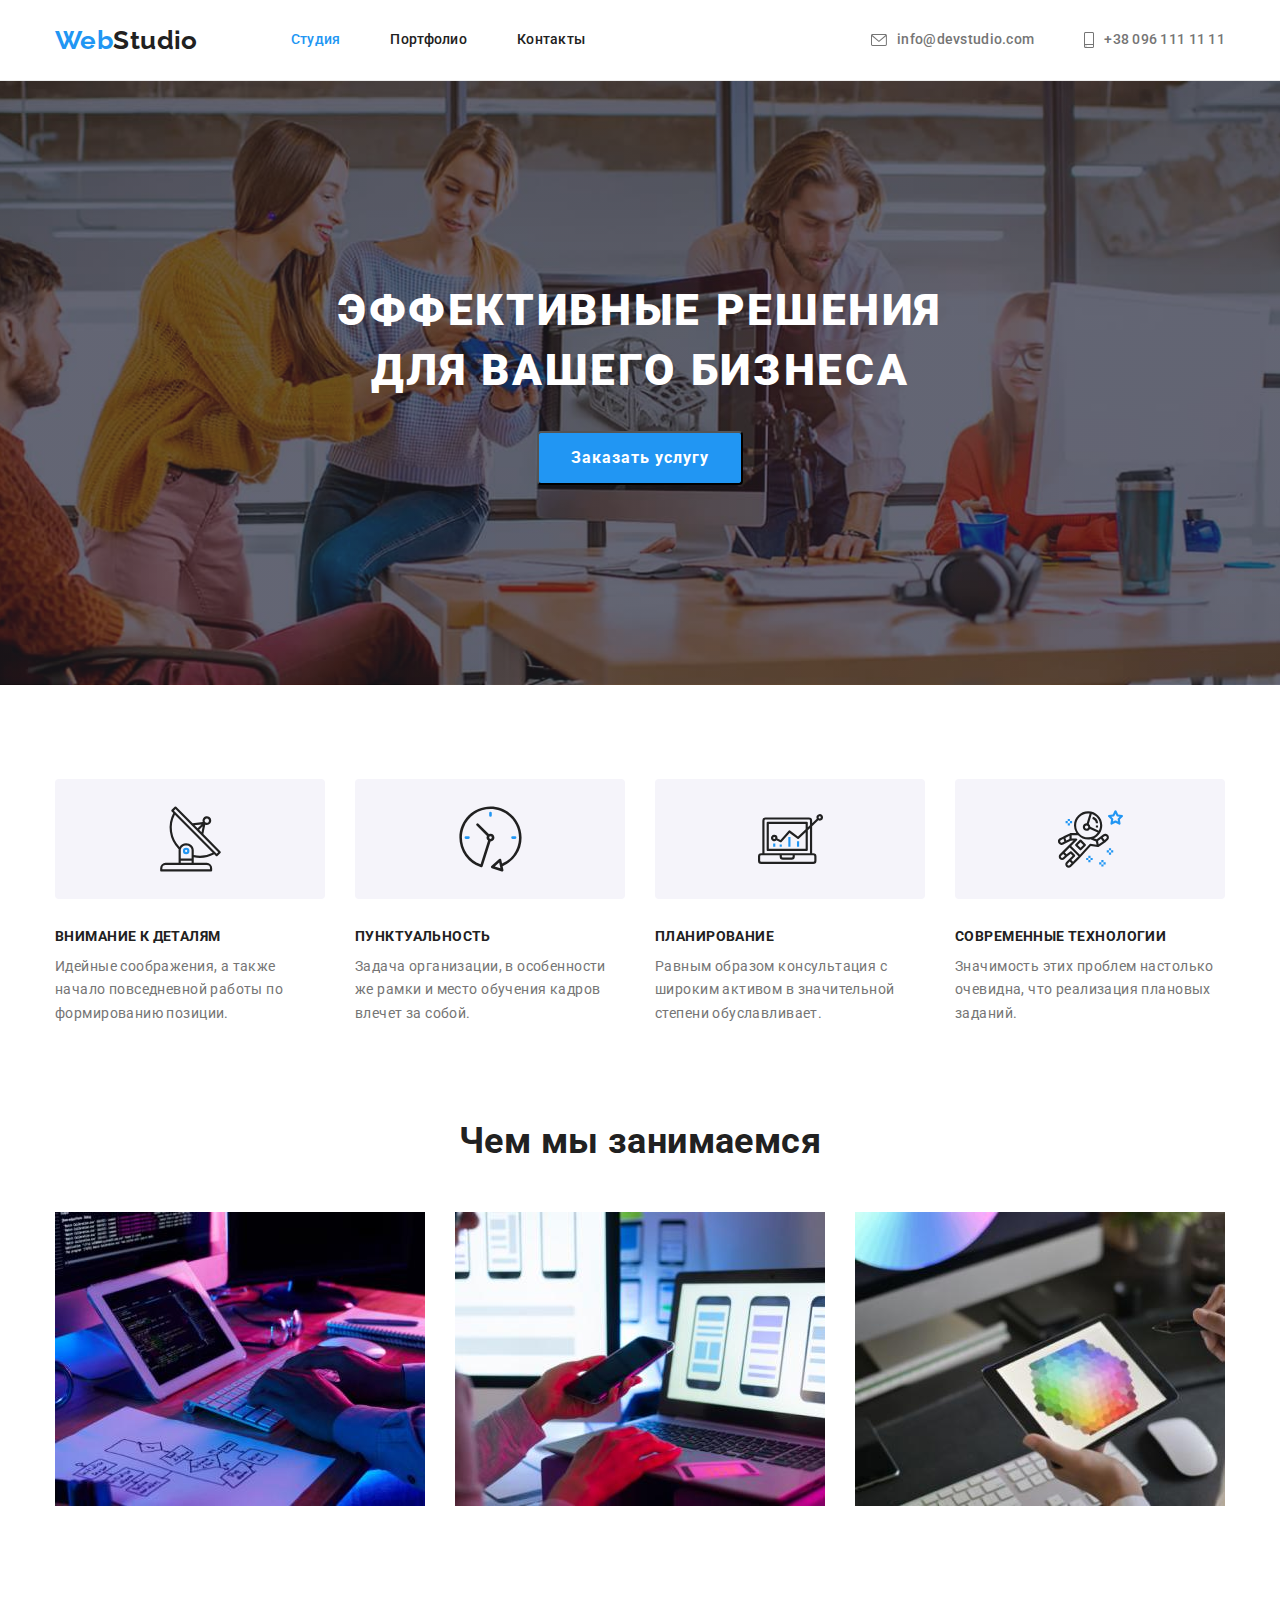
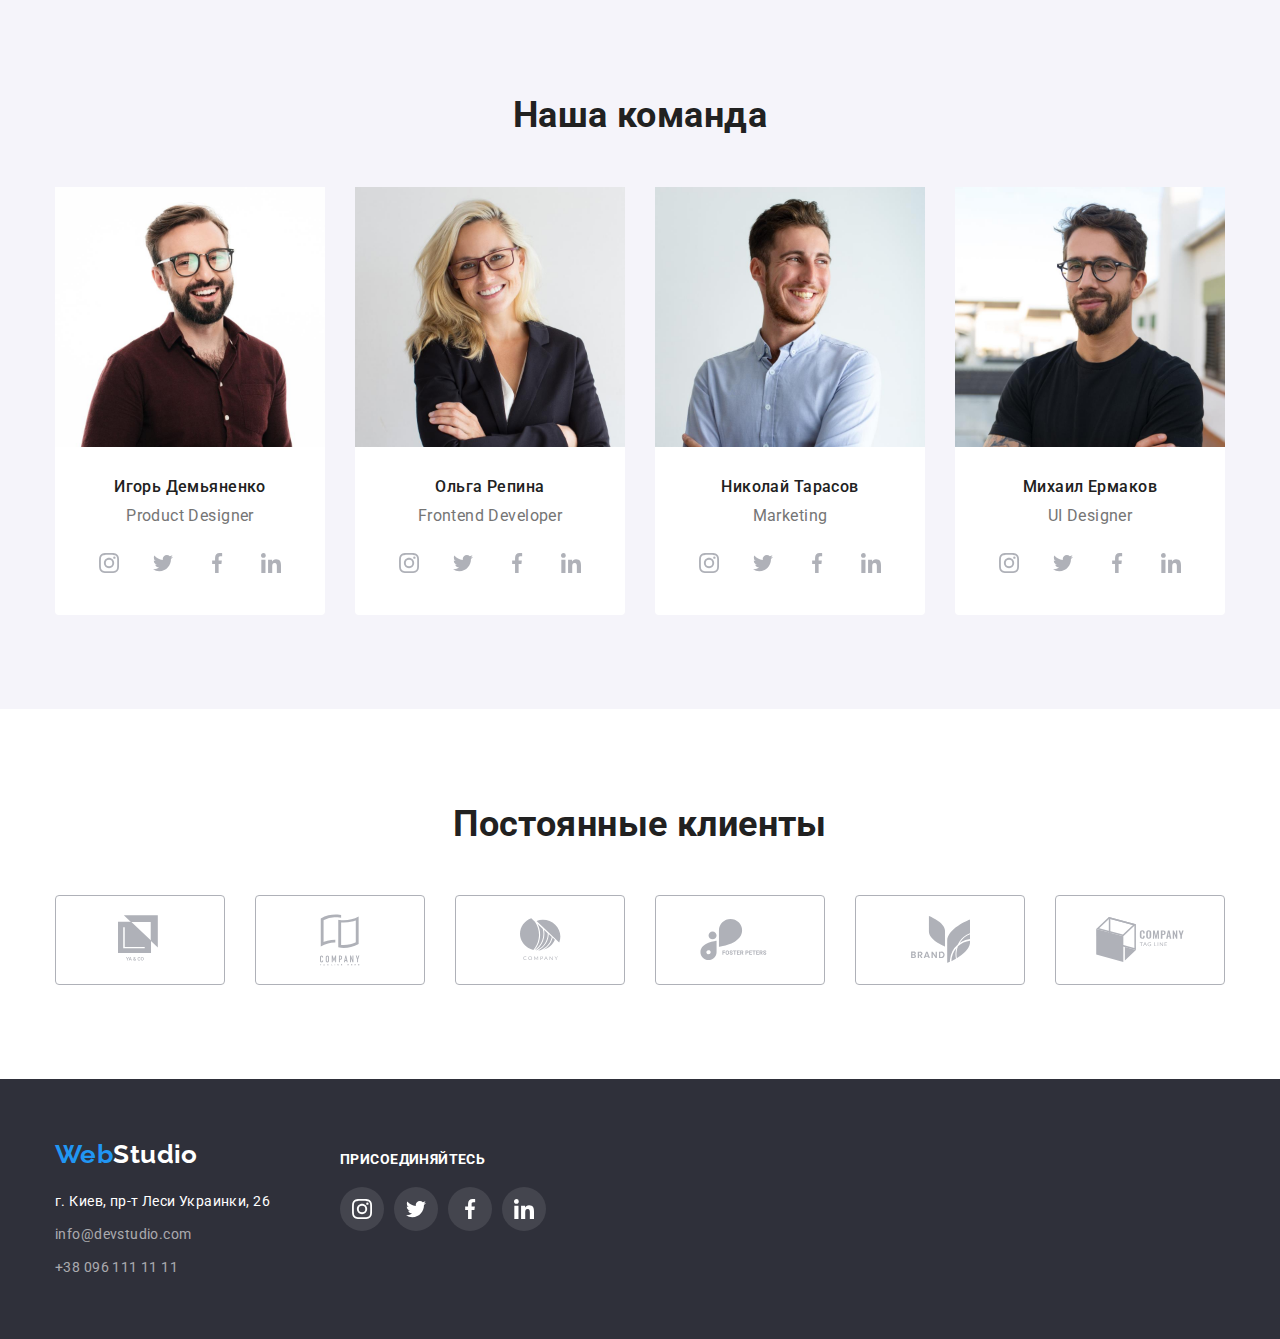
<file: index.html>
<!DOCTYPE html>
<html lang="ru">
  <head>
    <meta charset="UTF-8" />
    <meta name="viewport" content="width=device-width, initial-scale=1.0" />
    <title>Главная</title>
    <link href="https://fonts.googleapis.com/css2?family=Raleway:wght@700&family=Roboto:wght@400;500;700;900&display=swap"
      rel="stylesheet">
      <link rel="stylesheet" href="https://cdnjs.cloudflare.com/ajax/libs/modern-normalize/1.0.0/modern-normalize.min.css" />
    <link rel="stylesheet" href="./css/styles.css">
  </head>
  <body>
    <!-- Верхняя линия -->
    <header class="header">
      <div class="container nav-container">
        <nav class="site-nav">
          <a class="logo" href=""><span class="accent">Web</span>Studio</a>
          <ul class="list site-nav-list">
            <li class="nav-item"><a class="link nav-link current" href="./index.html">Студия</a></li>
            <li class="nav-item"><a class="link nav-link" href="./portfolio.html">Портфолио</a></li>
            <li class="nav-item"><a class="link nav-link" href="">Контакты</a></li>
          </ul>
        </nav>
        <ul class="list contacts-nav">
          <li class="nav-item contacts-item">
            <a class="link contacts-header" href="mailto:info@devstudio.com">
              <svg class="icon">
                <use href="./images/sprite.svg#icon-envelope"></use>
              </svg>
              info@devstudio.com
            </a>
          </li>
          <li class="nav-item contacts-item">
            <a class="link contacts-header" href="tel:+380961111111">
              <svg class="icon smartphone-icon">
                <use href="./images/sprite.svg#icon-smartphone"></use>
              </svg>
              +38 096 111 11 11
            </a>
          </li>
        </ul>
      </div>
    </header>
    <main>
      <!-- Шапка -->
      <section class="hero">
        <div class="hero-container">
          <h1 class="hero-title">Эффективные решения для вашего бизнеса</h1>
          <button class="button primary" type="button">Заказать услугу</button>
        </div>
      </section>
      <!-- Особенности -->
      <section class="section">
        <div class="container advantages-container">
          <h2 class="section-title title-advantages">Особенности компании</h2>
          <ul class="list advantages-list">
            <li class="item-flex advantages-item">
              <div class="icon-advantages-container">
                <svg class="icon-advantages">
                <use href="./images/sprite.svg#icon-antenna"></use>
                </svg>
              </div>
              <h3 class="title advantages-title">Внимание к деталям</h3>
              <p>
                Идейные соображения, а также начало повседневной работы по
                формированию позиции.
              </p>
            </li>
            <li class="item-flex advantages-item">
              <div class="icon-advantages-container">
                <svg class="icon-advantages">
                  <use href="./images/sprite.svg#icon-clock"></use>
                </svg>
              </div>
              <h3 class="title advantages-title">Пунктуальность</h3>
              <p>
                Задача организации, в особенности же рамки и место обучения кадров
                влечет за собой.
              </p>
            </li>
            <li class="item-flex advantages-item">
              <div class="icon-advantages-container">
                <svg class="icon-advantages">
                  <use href="./images/sprite.svg#icon-diagram"></use>
                </svg>
              </div>
              <h3 class="title advantages-title">Планирование</h3>
              <p>
                Равным образом консультация с широким активом в значительной
                степени обуславливает.
              </p>
            </li>
            <li class="item-flex advantages-item">
              <div class="icon-advantages-container">
                <svg class="icon-advantages">
                  <use href="./images/sprite.svg#icon-astronaut"></use>
                </svg>
              </div>
              <h3 class="title advantages-title">Современные технологии</h3>
              <p>
                Значимость этих проблем настолько очевидна, что реализация
                плановых заданий.
              </p>
            </li>
          </ul>
        </div>
      </section>
      <!-- Примеры работ -->
      <section class="section work-section">
        <div class="container">
          <h2 class="section-title">Чем мы занимаемся</h2>
          <ul class="list work-list">
            <li class="item-flex work-list-item">
              <img class="img" src="./images/img1.jpg" alt="Пример 1" />
            </li>
            <li class="item-flex work-list-item">
              <img class="img" src="./images/img2.jpg" alt="Пример 2" />
            </li>
            <li class="item-flex work-list-item">
              <img class="img" src="./images/img3.jpg" alt="Пример 3" />
            </li>
          </ul>
        </div>
      </section>
      <!-- Наша команда -->
      <section class="section team-section">
        <div class="container team-container">
          <h2 class="section-title">Наша команда</h2>
          <ul class="list team-list">
            <li class="item-flex team-list-item">
              <div class="card">
                <img class="img team-img" src="./images/igor-demyanenko.jpg" alt="Игорь Демьяненко" width="270" />
                <h3 class="title team-title">Игорь Демьяненко</h3>
                <p class="prof">Product Designer</p>
                <ul class="list sw-list">
                  <li class="sw-list-item"><a href="" class="link sw-link">
                    <svg class="icon-link">
                      <use href="./images/sprite.svg#icon-instagram"></use>
                    </svg>
                  </a></li>
                  <li class="sw-list-item"><a href="" class="link sw-link">
                    <svg class="icon-link">
                      <use href="./images/sprite.svg#icon-twitter"></use>
                    </svg>
                  </a>
                  </li>
                  <li class="sw-list-item"><a href="" class="link sw-link"><svg class="icon-link">
                    <use href="./images/sprite.svg#icon-facebook"></use>
                  </svg></a></li>
                  <li class="sw-list-item"><a href="" class="link sw-link"><svg class="icon-link">
                    <use href="./images/sprite.svg#icon-linkedin"></use>
                  </svg></a></li>
                </ul>
              </div>
            </li>
            <li class="item-flex team-list-item">
              <div class="card">
              <img class="img team-img" src="./images/olga-repina.jpg" alt="Ольга Репина" width="270" />
              <h3 class="title team-title">Ольга Репина</h3>
              <p class="prof">Frontend Developer</p>
              <ul class="list sw-list">
                <li class="sw-list-item"><a href="" class="link sw-link"><svg class="icon-link">
                      <use href="./images/sprite.svg#icon-instagram"></use>
                    </svg></a></li>
                <li class="sw-list-item"><a href="" class="link sw-link"><svg class="icon-link">
                      <use href="./images/sprite.svg#icon-twitter"></use>
                    </svg></a></li>
                <li class="sw-list-item"><a href="" class="link sw-link"><svg class="icon-link">
                      <use href="./images/sprite.svg#icon-facebook"></use>
                    </svg></a></li>
                <li class="sw-list-item"><a href="" class="link sw-link"><svg class="icon-link">
                      <use href="./images/sprite.svg#icon-linkedin"></use>
                    </svg></a></li>
              </ul>
              </div>
            </li>
            <li class="item-flex team-list-item"><div class="card">
              <img class="img team-img" src="./images/nicolai-tarasov.jpg" alt="Николай Тарасов" width="270" />
              <h3 class="title team-title">Николай Тарасов</h3>
              <p class="prof">Marketing</p>
              <ul class="list sw-list">
                <li class="sw-list-item"><a href="" class="link sw-link"><svg class="icon-link">
                      <use href="./images/sprite.svg#icon-instagram"></use>
                    </svg></a></li>
                <li class="sw-list-item"><a href="" class="link sw-link"><svg class="icon-link">
                      <use href="./images/sprite.svg#icon-twitter"></use>
                    </svg></a></li>
                <li class="sw-list-item"><a href="" class="link sw-link"><svg class="icon-link">
                      <use href="./images/sprite.svg#icon-facebook"></use>
                    </svg></a></li>
                <li class="sw-list-item"><a href="" class="link sw-link"><svg class="icon-link">
                      <use href="./images/sprite.svg#icon-linkedin"></use>
                    </svg></a></li>
              </ul>
              </div>
            </li>
            <li class="item-flex team-list-item"><div class="card">
              <img class="img team-img" src="./images/michail-ermakov.jpg" alt="Михаил Ермаков" width="270" />
              <h3 class="title team-title">Михаил Ермаков</h3>
              <p class="prof">UI Designer</p>
              <ul class="list sw-list">
                <li class="sw-list-item"><a href="" class="link sw-link"><svg class="icon-link">
                      <use href="./images/sprite.svg#icon-instagram"></use>
                    </svg></a></li>
                <li class="sw-list-item"><a href="" class="link sw-link"><svg class="icon-link">
                      <use href="./images/sprite.svg#icon-twitter"></use>
                    </svg></a></li>
                <li class="sw-list-item"><a href="" class="link sw-link"><svg class="icon-link">
                      <use href="./images/sprite.svg#icon-facebook"></use>
                    </svg></a></li>
                <li class="sw-list-item"><a href="" class="link sw-link"><svg class="icon-link">
                      <use href="./images/sprite.svg#icon-linkedin"></use>
                    </svg></a></li>
              </ul>
              </div>
            </li>
          </ul>
        </div>
      </section>
      <!-- Наши клиенты -->
      <section class="section clients-section">
        <div class="container">
          <h2 class="section-title clients-title">Постоянные клиенты</h2>
          <ul class="list clients-list">
            <li class="item-flex clients-list-item">
              <a href="" class="link clients-link">
                <svg class="icon-clients icon-client-yanco">
                <use href="./images/sprite.svg#icon-client-logo-1"></use>
                </svg>
              </a>
            </li>
            <li class="item-flex clients-list-item"><a href="" class="link clients-link"><svg class="icon-clients icon-client-tiglinehere">
              <use href="./images/sprite.svg#icon-client-logo-2"></use>
            </svg></a></li>
            <li class="item-flex clients-list-item"><a href="" class="link clients-link"><svg class="icon-clients icon-client-company">
              <use href="./images/sprite.svg#icon-client-logo-3"></use>
            </svg></a></li>
            <li class="item-flex clients-list-item"><a href="" class="link clients-link"><svg class="icon-clients icon-client-fosterpeters">
              <use href="./images/sprite.svg#icon-client-logo-4"></use>
            </svg></a></li>
            <li class="item-flex clients-list-item"><a href="" class="link clients-link"><svg class="icon-clients icon-client-brand">
              <use href="./images/sprite.svg#icon-client-logo-5"></use>
            </svg></a></li>
            <li class="item-flex clients-list-item"><a href="" class="link clients-link"><svg class="icon-clients icon-client-tigline">
              <use href="./images/sprite.svg#icon-client-logo-6"></use>
            </svg></a></li>
          </ul>
        </div>
      </section>
    </main>
    <!-- Подвал -->
<footer class="footer">
  <div class="container footer-container">
    <ul class="list footer-list">
      <li class="footer-list-item">
        <a class="logo footer-logo" href="./"><span class="accent">Web</span>Studio</a>
        <address class="address">
          <p class="location">г. Киев, пр-т Леси Украинки, 26</p>
          <a class="contacts-footer" href="mailto:info@devstudio.com">info@devstudio.com</a>
          <a class="contacts-footer tel" href="tel:+380961111111">+38 096 111 11 11</a>
        </address>
      </li>
      <li class="footer-list-item">
        <h2 class="title sw-foter-title">присоединяйтесь</h2>
        <ul class="list sw-list sw-foter-list">
          <li class="sw-list-item"><a class="link sw-link sw-footer-link" href=""><svg class="icon-link icon-footer-link">
                      <use href="./images/sprite.svg#icon-instagram"></use>
                    </svg></a></li>
          <li class="sw-list-item"><a class="link sw-link sw-footer-link" href=""><svg class="icon-link icon-footer-link">
                      <use href="./images/sprite.svg#icon-twitter"></use>
                    </svg></a></li>
          <li class="sw-list-item"><a class="link sw-link sw-footer-link" href=""><svg class="icon-link icon-footer-link">
                      <use href="./images/sprite.svg#icon-facebook"></use>
                    </svg></a></li>
          <li class="sw-list-item"><a class="link sw-link sw-footer-link" href=""><svg class="icon-link icon-footer-link">
                      <use href="./images/sprite.svg#icon-linkedin"></use>
                    </svg></a></li>
        </ul>
      </li>
    </ul>
  </div>
</footer>
  </body>
</html>
</file>
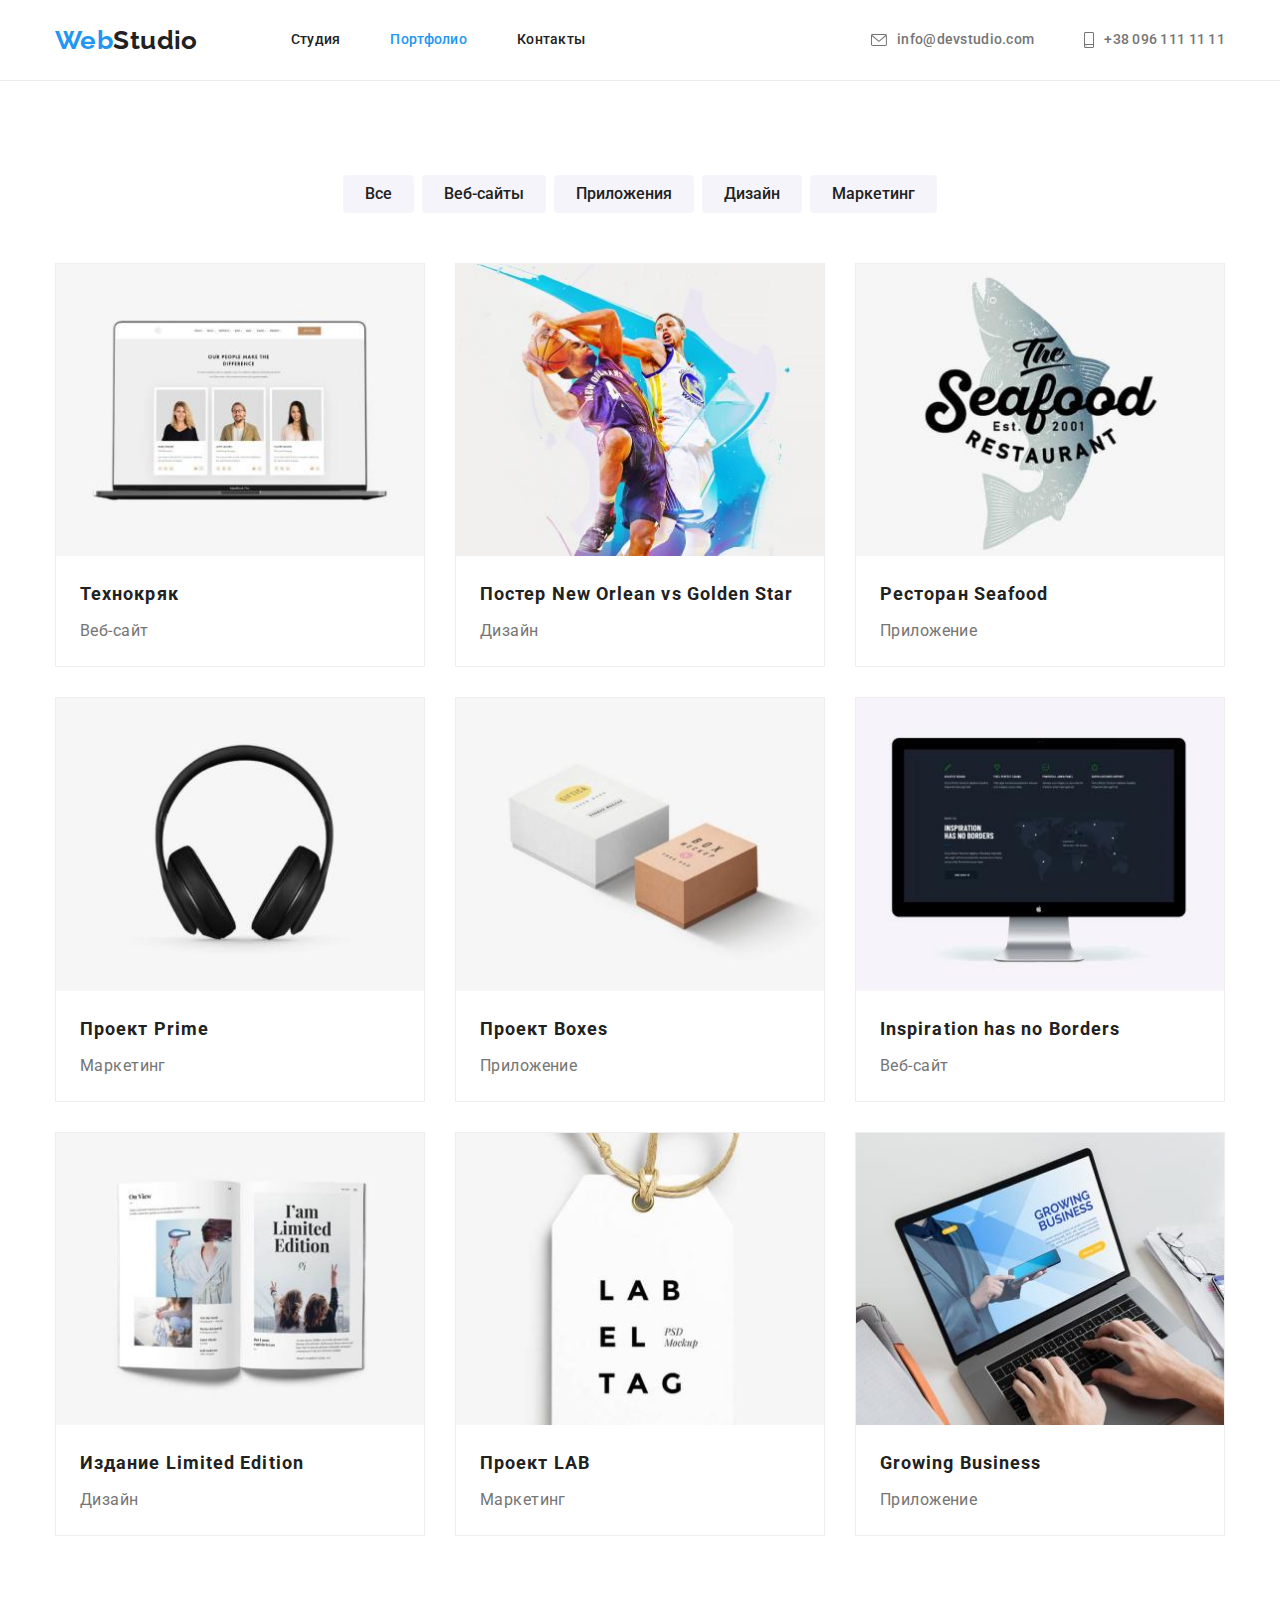
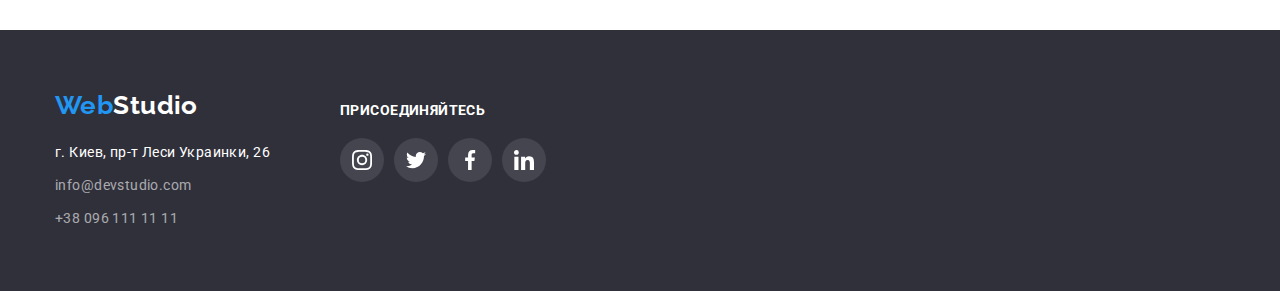
<file: portfolio.html>
<!DOCTYPE html>
<html lang="ru">
<head>
    <meta charset="UTF-8">
    <meta name="viewport" content="width=device-width, initial-scale=1.0">
    <title>Document</title>
    <link href="https://fonts.googleapis.com/css2?family=Raleway:wght@700&family=Roboto:wght@400;500;700;900&display=swap"
        rel="stylesheet">
        <link rel="stylesheet" href="https://cdnjs.cloudflare.com/ajax/libs/modern-normalize/1.0.0/modern-normalize.min.css" />
    <link rel="stylesheet" href="./css/styles.css">
</head>
<body>
    <!-- Верхняя линия -->
    <header class="header">
        <div class="container nav-container">
            <nav class="site-nav">
                <a class="logo" href=""><span class="accent">Web</span>Studio</a>
                <ul class="list site-nav-list">
                    <li class="nav-item"><a class="link nav-link" href="./index.html">Студия</a></li>
                    <li class="nav-item"><a class="link nav-link current" href="./portfolio.html">Портфолио</a></li>
                    <li class="nav-item"><a class="link nav-link" href="">Контакты</a></li>
                </ul>
            </nav>
            <ul class="list contacts-nav">
                <li class="nav-item contacts-item">
                    <a class="link contacts-header" href="mailto:info@devstudio.com">
                        <svg class="icon">
                            <use href="./images/sprite.svg#icon-envelope"></use>
                        </svg>
                        info@devstudio.com
                    </a>
                </li>
                <li class="nav-item contacts-item">
                    <a class="link contacts-header" href="tel:+380961111111">
                        <svg class="icon smartphone-icon">
                            <use href="./images/sprite.svg#icon-smartphone"></use>
                        </svg>
                        +38 096 111 11 11
                    </a>
                </li>
            </ul>
        </div>
    </header>
    <main>
        <h1 class="visually-hidden">Портфолио</h1>
        <div class="portfolio-main-container">
        <div class="container button-list">
            <ul class="list sort-list">
                <li class="sort-list-item"><button class="button secondary" type="button">Все</button></li>
                <li class="sort-list-item"><button class="button secondary" type="button">Веб-сайты</button></li>
                <li class="sort-list-item"><button class="button secondary" type="button">Приложения</button></li>
                <li class="sort-list-item"><button class="button secondary" type="button">Дизайн</button></li>
                <li class="sort-list-item"><button class="button secondary" type="button">Маркетинг</button></li>
            </ul>
        </div>
        <div class="container portfolio-container">
            <ul class="list portfolio-list">
                 <li class="portfolio-list-item">
                    <div class="portfolio-card">
                        <img class="img portfolio-img" src="./images/tekhnokryak.jpg" alt="Технокряк" width="370">
                        <h2 class="title portfolio-title">Технокряк</h2>
                        <p class="portfolio">Веб-сайт</p>
                    </div>
                </li>
                 <li class="portfolio-list-item">
                    <div class="portfolio-card">
                     
                    <img class="img portfolio-img" src="./images/poster-new-orlean-vs-golden-star.jpg" alt="Постер New Orlean vs Golden Star" width="370">
                    <h2 class="title portfolio-title">Постер New Orlean vs Golden Star</h2>
                    <p class="portfolio">Дизайн</p>
                </div>
                </li>
                 <li class="portfolio-list-item">
                    <div class="portfolio-card">
                    <img class="img portfolio-img" src="./images/restoran-seafood.jpg" alt="Ресторан Seafood" width="370">
                    <h2 class="title portfolio-title">Ресторан Seafood</h2>
                    <p class="portfolio">Приложение</p>
                </div>
                </li>
                 <li class="portfolio-list-item">
                    <div class="portfolio-card">
                    <img class="img portfolio-img" src="./images/project-prime.jpg" alt="Проект Prime" width="370">
                    <h2 class="title portfolio-title">Проект Prime</h2>
                    <p class="portfolio">Маркетинг</p>
                </div>
                </li>
                 <li class="portfolio-list-item">
                    <div class="portfolio-card">
                    <img class="img portfolio-img" src="./images/project-boxes.jpg" alt="Проект Boxes" width="370">
                    <h2 class="title portfolio-title">Проект Boxes</h2>
                    <p class="portfolio">Приложение</p>
                </div>
                </li>
                 <li class="portfolio-list-item">
                    <div class="portfolio-card">
                    <img class="img portfolio-img" src="./images/inspiration-has-no-borders.jpg" alt="Inspiration has no Borders" width="370">
                    <h2 class="title portfolio-title">Inspiration has no Borders</h2>
                    <p class="portfolio">Веб-сайт</p>
                </div>
                </li>
                 <li class="portfolio-list-item">
                    <div class="portfolio-card">
                    <img class="img portfolio-img" src="./images/izdanie-limited-edition.jpg" alt="Издание Limited Edition" width="370">
                    <h2 class="title portfolio-title">Издание Limited Edition</h2>
                    <p class="portfolio">Дизайн</p>
                </div>
                </li>
                 <li class="portfolio-list-item">
                    <div class="portfolio-card">
                    <img class="img portfolio-img" src="./images/project-lab.jpg" alt="Проект LAB" width="370">
                    <h2 class="title portfolio-title">Проект LAB</h2>
                    <p class="portfolio">Маркетинг</p>
                </div>
                </li>
                 <li class="portfolio-list-item">
                    <div class="portfolio-card">
                    <img class="img portfolio-img" src="./images/growing-business.jpg" alt="Growing Business" width="370">
                    <h2 class="title portfolio-title">Growing Business</h2>
                    <p class="portfolio">Приложение</p>
                </div>
                </li>
            </ul>
        </div>
        </div>
    </main>
<!-- Подвал -->
<footer class="footer">
    <div class="container footer-container">
        <ul class="list footer-list">
            <li class="footer-list-item">
                <a class="logo footer-logo" href="./"><span class="accent">Web</span>Studio</a>
                <address class="address">
                    <p class="location">г. Киев, пр-т Леси Украинки, 26</p>
                    <a class="contacts-footer" href="mailto:info@devstudio.com">info@devstudio.com</a>
                    <a class="contacts-footer tel" href="tel:+380961111111">+38 096 111 11 11</a>
                </address>
            </li>
            <li class="footer-list-item">
                <h2 class="title sw-foter-title">присоединяйтесь</h2>
                <ul class="list sw-list sw-foter-list">
                    <li class="sw-list-item"><a class="link sw-link sw-footer-link" href=""><svg
                                class="icon-link icon-footer-link">
                                <use href="./images/sprite.svg#icon-instagram"></use>
                            </svg></a></li>
                    <li class="sw-list-item"><a class="link sw-link sw-footer-link" href=""><svg
                                class="icon-link icon-footer-link">
                                <use href="./images/sprite.svg#icon-twitter"></use>
                            </svg></a></li>
                    <li class="sw-list-item"><a class="link sw-link sw-footer-link" href=""><svg
                                class="icon-link icon-footer-link">
                                <use href="./images/sprite.svg#icon-facebook"></use>
                            </svg></a></li>
                    <li class="sw-list-item"><a class="link sw-link sw-footer-link" href=""><svg
                                class="icon-link icon-footer-link">
                                <use href="./images/sprite.svg#icon-linkedin"></use>
                            </svg></a></li>
                </ul>
            </li>
        </ul>
    </div>
</footer>
</body>
</html>
</file>
<file: css/styles.css>
/* Основной текст #757575 */
/* Цвет заголовков #212121 */
/* Цвет выделения текста #2196F3 */
/* Второстепенное выделение текста #FFFFFF */
/* Цвет адреса rgba(255, 255, 255, 0.6) */
:root {
  --main-text-color: #757575;
  --title-text-color: #212121;
  --accent-color: #2196f3;
  --second-accent-color: #ffffff;
  --contacts-footer-color: rgba(255, 255, 255, 0.6);
  --button-secondary-bg-color: #f5f4fa;
  --bg-color: #2f303a;
  --line-header-color: #ececec;
  --main-svg-fill: #afb1b8;
}

body {
  color: var(--main-text-color);
  font-family: Roboto, Raleway, sans-serif;
  font-weight: 400;
  font-size: 14px;
  line-height: 1.71;
  letter-spacing: 0.03em;
}

a {
  text-decoration: none;
}
/* общие стили для списков */
.list {
  padding: 0;
  margin: 0;
  list-style: none;
}

.link {
  display: block;
}

/* общие стили для оформления контейнеров */
.container {
  margin-left: auto;
  margin-right: auto;
  padding-left: 15px;
  padding-right: 15px;

  width: 1200px;
}

/* основное оформление отступов справа между блоками*/
.item-flex:not(:last-child) {
  margin-right: 30px;
}
/* основное оформление для картинок */
.img {
  display: block;
  width: 100%;
  height: auto;
}

/* Основное оформление секций */
.section {
  margin-top: 0px;
  padding-top: 94px;
  padding-bottom: 94px;
}
/* Основное оформление заголовков секций */
.section-title {
  margin-top: 0;
  margin-bottom: 50px;

  color: var(--title-text-color);
  font-weight: 700;
  font-size: 36px;
  line-height: 1.17;
  text-align: center;
}
/* Основное оформление заголовков */
.title {
  margin-top: 0;
  margin-bottom: 10px;

  color: var(--title-text-color);
}

/* основное оформление логотипа */
.logo {
  color: var(--title-text-color);
  font-family: Raleway;
  font-weight: 700;
  font-size: 26px;
  line-height: 1.19;
}

/* Основное оформление кнопки */
.button {
  border-radius: 4px;
  padding: 6px 22px;

  display: inline-block;
}

.visually-hidden {
  position: absolute !important;
  clip: rect(1px 1px 1px 1px);
  clip: rect(1px, 1px, 1px, 1px);
  padding: 0 !important;
  border: 0 !important;
  height: 1px !important;
  width: 1px !important;
  overflow: hidden;
}

.accent {
  color: var(--accent-color);
}

/* Стили для index */
.footer {
  background-color: var(--bg-color);
}
/* Оформелние панели навигации */
.header {
  border-bottom: 1px solid var(--line-header-color);
}

.nav-container,
.site-nav {
  display: flex;
  align-items: center;
}

.site-nav-list {
  margin-left: 93px;

  display: flex;
}

.nav-item:not(:last-child) {
  margin-right: 50px;
}

.nav-link {
  padding-top: 32px;
  padding-bottom: 32px;

  color: var(--title-text-color);
  font-weight: 500;
  line-height: 1.14;
  letter-spacing: 0.02em;
}

.nav-link:hover,
.contacts-header:hover,
.contacts-footer:hover,
.nav-link:focus,
.contacts-header:focus,
.contacts-footer:focus {
  fill: var(--accent-color);
  color: var(--accent-color);
}

.current {
  color: var(--accent-color);
}

.contacts-nav {
  margin-left: auto;
  align-items: center;
  display: inline-flex;
}

.contacts-header {
  padding-top: 32px;
  padding-bottom: 32px;

  display: flex;
  align-items: center;

  color: inherit;
  font-weight: 500;
  line-height: 1.14;
  letter-spacing: 0.02em;
}

.contacts-item {
  /* display: flex;
  align-items: center; */

  color: var(--main-text-color);
  fill: var(--main-text-color);
}

.icon {
  margin-right: 10px;
  width: 16px;
  height: 12px;

  fill: inherit;
}

.smartphone-icon {
  width: 10px;
  height: 16px;
}

/* Оформление секции-герой */
.hero {
  padding-top: 200px;
  padding-bottom: 200px;

  text-align: center;

  background-image: linear-gradient(
      to right,
      rgba(47, 48, 58, 0.4),
      rgba(47, 48, 58, 0.4)
    ),
    url("../images/overlay.jpg");
  background-repeat: no-repeat;
  background-position: center;
  background-size: cover;
}

.hero-container {
  max-width: 696px;
  margin-left: auto;
  margin-right: auto;
}

/* Оформление заголовка секции-герой */
.hero-title {
  margin-top: 0px;
  margin-bottom: 30px;

  color: var(--second-accent-color);
  font-weight: 900;
  font-size: 44px;
  line-height: 1.36;
  text-align: center;
  letter-spacing: 0.06em;
  text-transform: uppercase;
}

/* Оформление кнопки в секции-герой */
.primary {
  padding: 10px 32px;

  color: var(--second-accent-color);
  font-weight: 700;
  font-size: 16px;
  line-height: 1.87;
  align-items: center;
  text-align: center;
  letter-spacing: 0.06em;

  background-color: var(--accent-color);
}

.primary:hover,
.primary:focus {
  color: var(--accent-color);

  background-color: var(--second-accent-color);
}

/* Оформление выравнивания секции особенности компании */
.title-advantages {
  display: none;
}

/* Оформление списка особенностей компании */
.advantages-list {
  display: flex;
}

/* Оформление элементов списка особенностей компании */
.advantages-item {
  width: calc((100% - 90px) / 4);
  justify-content: center;
}
/* Оформление иконок особенностей компании */
.icon-advantages-container {
  display: flex;
  align-items: center;
  justify-content: center;
  margin-bottom: 30px;
  width: 270px;
  height: 120px;

  background-color: var(--button-secondary-bg-color);
  border-radius: 4px;
}

.icon-advantages {
  width: 65px;
  height: 70px;
}

/* Оформление заголовков секции особенности компании */
.advantages-title {
  font-weight: 700;
  font-size: inherit;
  line-height: 1.14;
  text-transform: uppercase;
}
/* Оформление параграфов особенности компании */
.advantages-list p {
  margin: 0;
}

.work-section {
  padding-top: 0;
}

.work-list {
  display: flex;
}

/* Оформление для секции команда */
.team-section {
  margin: 0;

  background-color: var(--button-secondary-bg-color);
}
/* Оформление для контейнера команда */

.team-list {
  display: flex;

  text-align: center;
}

.card {
  padding-bottom: 30px;

  background-color: var(--second-accent-color);
  border-bottom-left-radius: 4px;
  border-bottom-right-radius: 4px;
}

.team-img {
  margin-bottom: 30px;
}

/* Оформление заголовков секции команда */
.team-title {
  font-weight: 500;
  font-size: 16px;
  line-height: 1.19;
}
/* Оформление рода деятельности членов команды */
.prof {
  margin: 0px;
  margin-bottom: 16px;

  font-size: 16px;
  line-height: 1.19;
}

.sw-list {
  display: inline-flex;
}

.sw-list-item:not(:last-child) {
  margin-right: 10px;
}

.sw-link {
  padding: 12px;
  width: 44px;
  height: 44px;

  text-align: center;
  background-color: inherit;
  fill: var(--main-svg-fill);

  border-radius: 50%;
}

.sw-link:hover,
.icon-link:hover,
.sw-link:focus,
.icon-link:focus {
  background-color: var(--accent-color);
  fill: var(--second-accent-color);
}

.icon-link {
  width: 20px;
  height: 20px;
  fill: inherit;
}

.clients-list {
  display: inline-flex;
}

/* Оформление списка клиентов */
.clients-link {
  display: flex;
  align-items: center;
  justify-content: center;
  width: 170px;
  height: 90px;

  border: 1px solid var(--main-svg-fill);
  box-sizing: border-box;
  border-radius: 4px;
  background-color: var(--second-accent-color);
  fill: var(--main-svg-fill);
}

.icon-clients {
  fill: inherit;
}

.clients-link:hover,
.icon-clients:hover,
.clients-link:focus,
.icon-clients:focus {
  border-color: var(--accent-color);
  fill: var(--accent-color);
  outline: none;
}

.icon-client-yanco {
  width: 44px;
  height: 49px;
}

.icon-client-tiglinehere {
  width: 40px;
  height: 52px;
}

.icon-client-company {
  width: 41px;
  height: 42.6px;
}

.icon-client-fosterpeters {
  width: 79.66px;
  height: 42px;
}

.icon-client-brand {
  width: 59px;
  height: 47px;
}

.icon-client-tigline {
  width: 88.48px;
  height: 45.44px;
}

/* Оформление контейнера в футере */
.footer-container {
  padding-top: 60px;
  padding-bottom: 60px;

  color: var(--second-accent-color);
}
/* Оформление контактов */
.footer-list {
  display: inline-flex;
  align-items: flex-start;
}
.footer-list-item:not(:last-child) {
  margin-right: 70px;
}

/* Оформление лого в футере */
.footer-logo {
  margin-bottom: 20px;

  display: block;

  color: inherit;
}
/* Оформление контактов в футере */
.address {
  color: inherit;
  font-style: normal;
}

/* Оформление адреса в футере */
.location {
  margin-top: 0;
  margin-bottom: 9px;
}
/* Оформление контактов в футере */
.contacts-footer {
  margin-bottom: 9px;

  display: block;

  color: var(--contacts-footer-color);
}
.tel {
  margin-bottom: 0;
}

.sw-foter-title {
  margin-bottom: 20px;
  padding-top: 12px;

  font-size: 14px;
  line-height: 1.143;
  text-transform: uppercase;
  color: inherit;
}

.sw-footer-link {
  background: rgba(255, 255, 255, 0.1);
}

.icon-footer-link {
  fill: var(--second-accent-color);
}

/* Стили для portfolio */
.portfolio-main-container {
  margin-top: 0px;
  padding-top: 94px;
  padding-bottom: 94px;
}
.button-list {
  margin-bottom: 50px;
}

.sort-list {
  display: flex;
  justify-content: center;
}

.sort-list-item:not(:last-child) {
  margin-right: 8px;
}

.secondary {
  color: var(--title-text-color);
  font-weight: 500;
  font-size: 16px;
  line-height: 1.62;
  text-align: center;

  background-color: var(--button-secondary-bg-color);
  border: 0px;
}

.secondary:hover,
.secondary:focus {
  border: 0px;

  color: var(--second-accent-color);

  background-color: var(--accent-color);
}

.portfolio-list {
  display: flex;
  flex-wrap: wrap;
}

.portfolio-card {
  width: 370px;

  background-color: var(--second-accent-color);
  border: 1px solid #eeeeee;
}

.portfolio-card:hover,
.portfolio-card:focus {
  box-shadow: 0px 1px 1px rgba(0, 0, 0, 0.12), 0px 4px 4px rgba(0, 0, 0, 0.06),
    1px 4px 6px rgba(0, 0, 0, 0.16);
}

.portfolio-list-item:not(:nth-child(3n)) {
  margin-right: 30px;
}

.portfolio-list-item:not(:nth-last-child(-n + 3)) {
  margin-bottom: 30px;
}

.portfolio-img {
  margin-bottom: 20px;
}

.portfolio-title {
  margin-bottom: 4px;
  padding-left: 24px;

  font-weight: 700;
  font-size: 18px;
  line-height: 2;
  letter-spacing: 0.06em;
}

.portfolio {
  margin: 0;
  padding-bottom: 20px;
  padding-left: 24px;

  font-size: 16px;
  line-height: 1.87;
}
</file>
